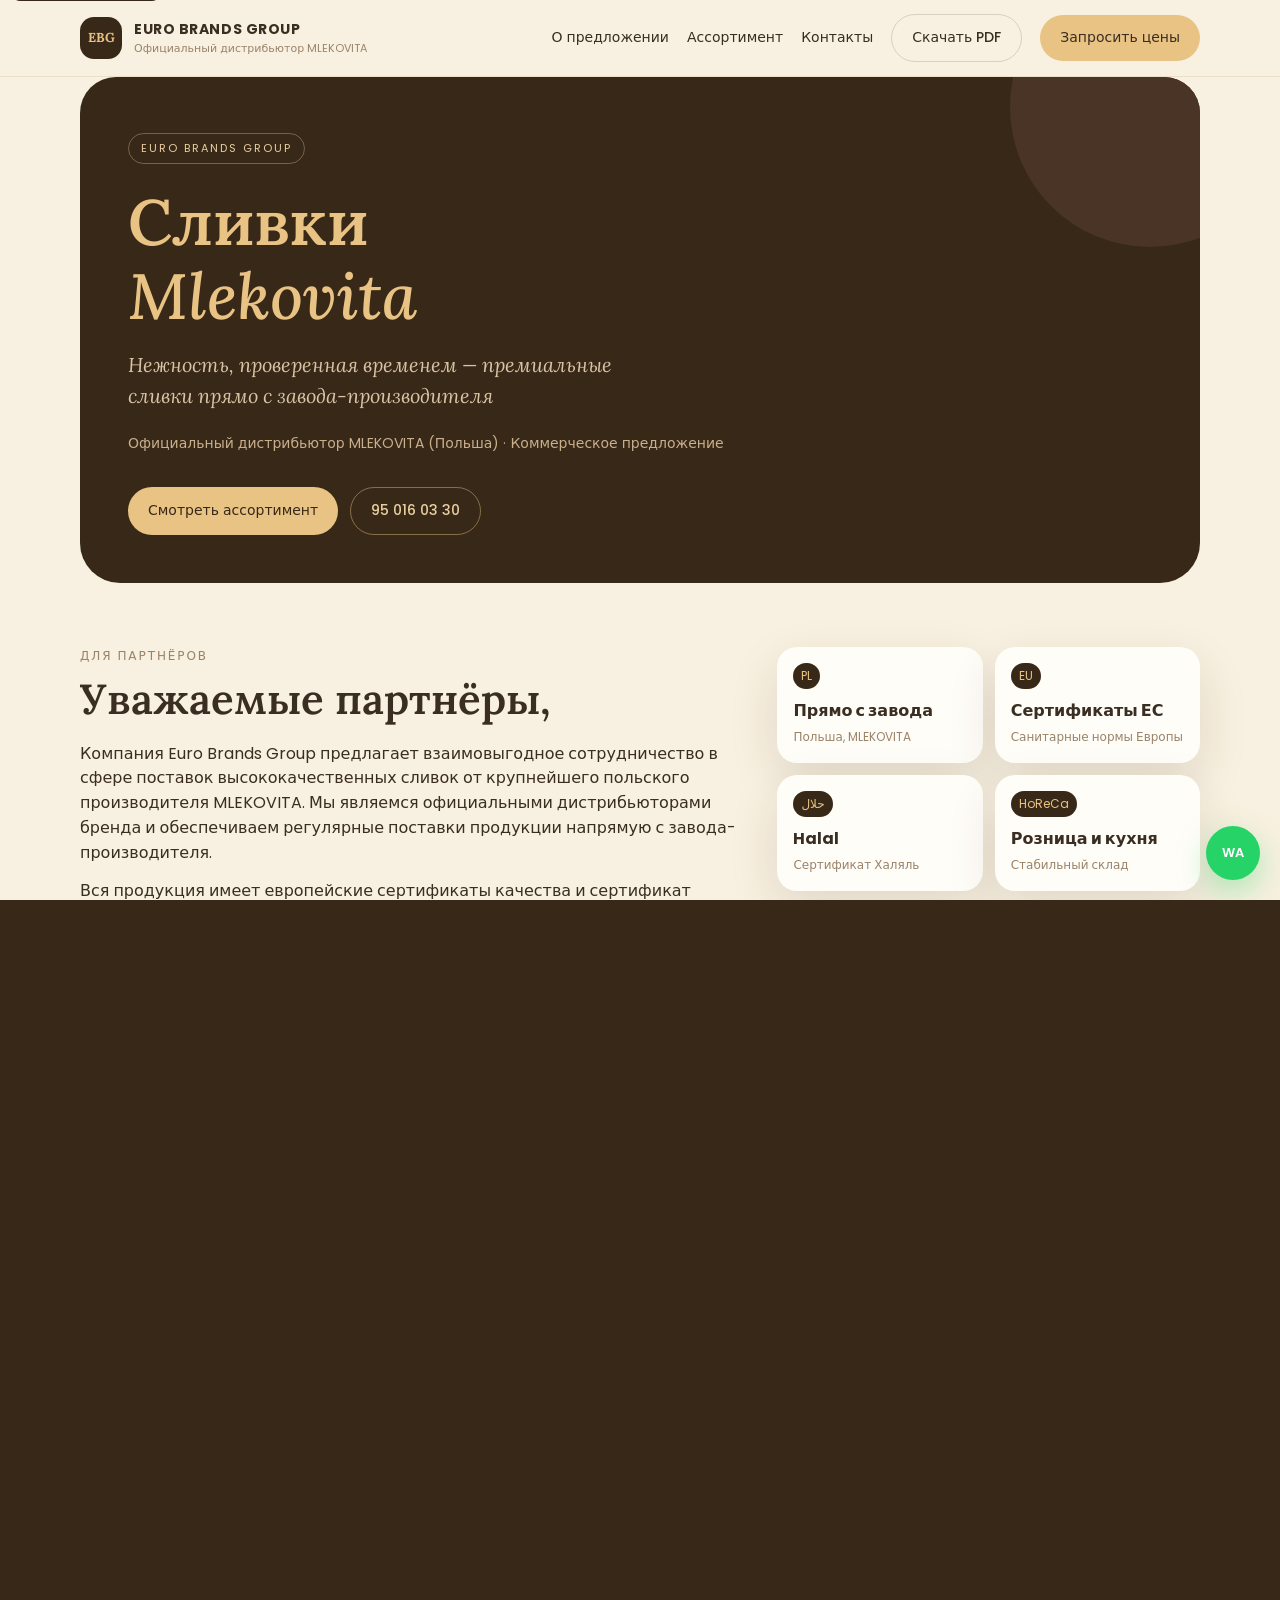
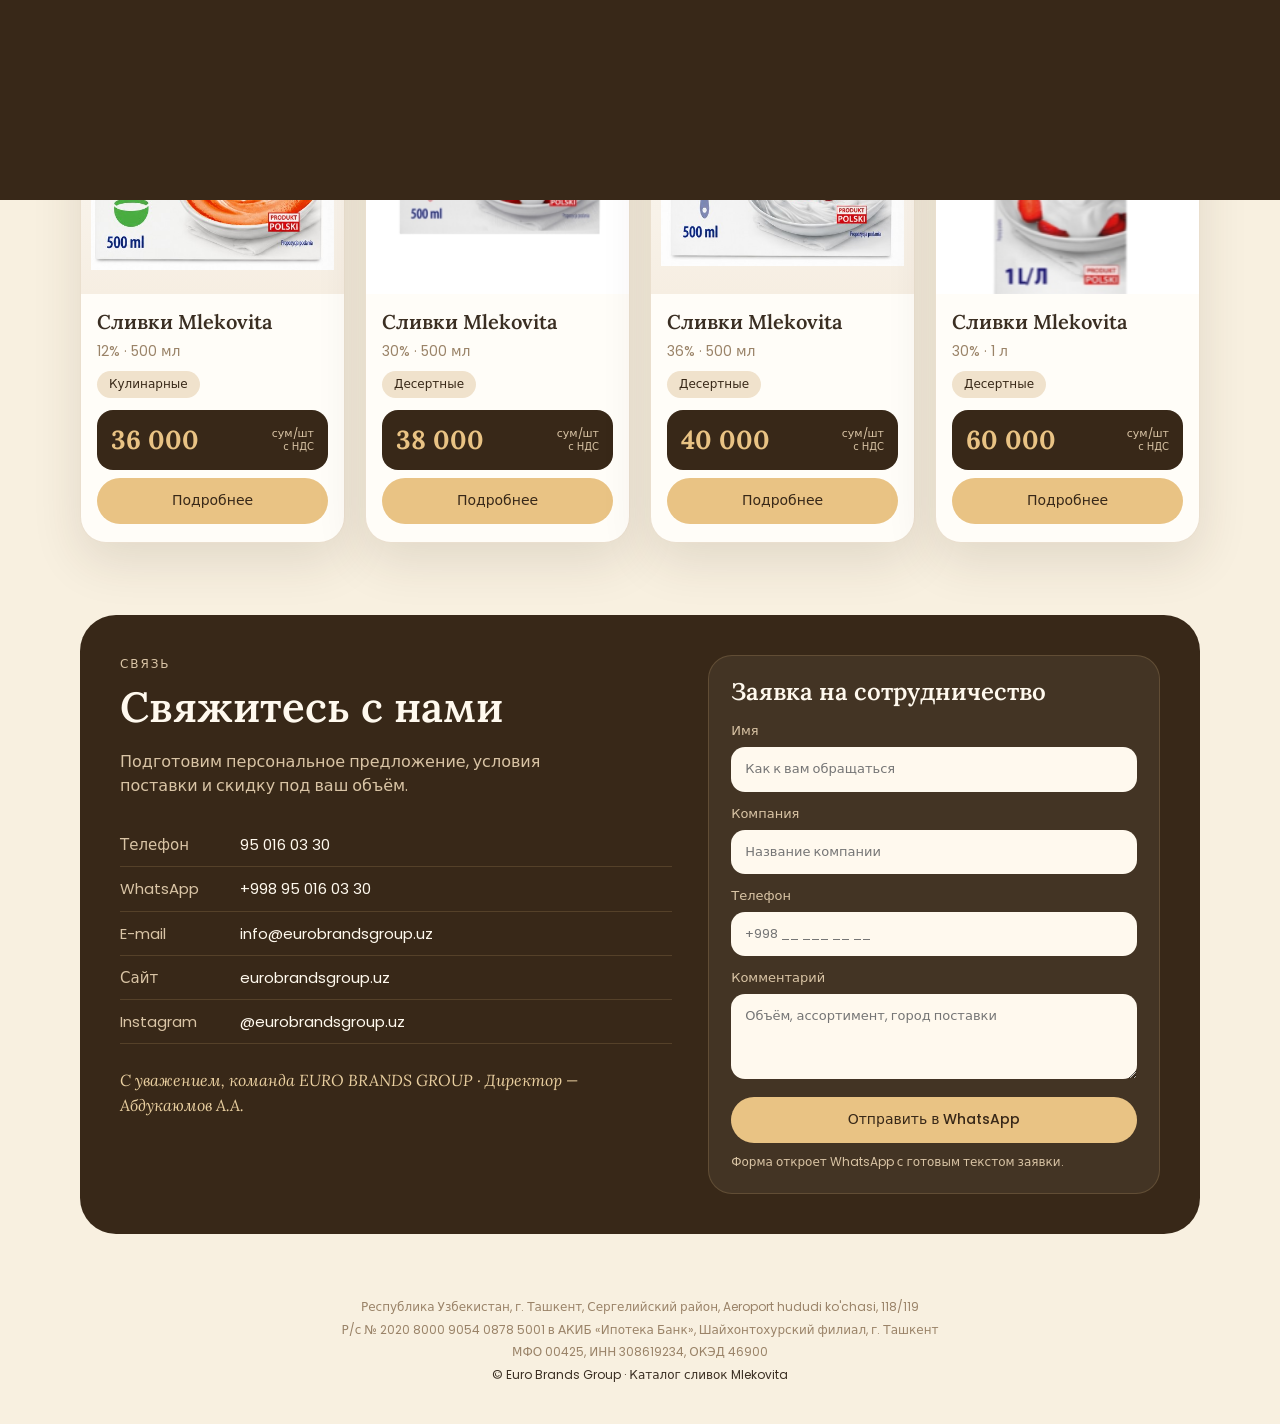
<file: index.html>
<!DOCTYPE html>
<html lang="ru">
  <head>
    <meta charset="UTF-8" />
    <meta name="viewport" content="width=device-width, initial-scale=1, viewport-fit=cover" />
    <meta name="apple-mobile-web-app-capable" content="yes" />
    <meta name="mobile-web-app-capable" content="yes" />
    <script>
      (function () {
        var ua = navigator.userAgent || "";
        var phone = /Android|iPhone|iPod|webOS|BlackBerry|IEMobile|Opera Mini/i.test(ua) && !/iPad/i.test(ua);
        var compact = window.matchMedia("(max-width: 820px)").matches && window.matchMedia("(pointer: coarse)").matches;
        if (phone || compact) document.documentElement.classList.add("is-phone");
      })();
    </script>
    <title>Каталог сливок Mlekovita — Euro Brands Group</title>
    <meta
      name="description"
      content="Официальный дистрибьютор MLEKOVITA в Узбекистане. Ультрапастеризованные сливки 12%, 30% и 36% напрямую с завода в Польше."
    />
    <meta name="theme-color" content="#382818" />
    <link rel="icon" href="./assets/favicon.svg" type="image/svg+xml" />
    <meta property="og:title" content="Каталог сливок Mlekovita — Euro Brands Group" />
    <meta property="og:image" content="./assets/og-cover.png" />
    <link rel="preconnect" href="https://fonts.googleapis.com" />
    <link rel="preconnect" href="https://fonts.gstatic.com" crossorigin />
    <link
      href="https://fonts.googleapis.com/css2?family=Lora:ital,wght@0,500;0,600;0,700;1,400;1,500&family=Poppins:ital,wght@0,400;0,500;0,600;1,400&display=swap"
      rel="stylesheet"
    />
    <link rel="stylesheet" href="./css/styles.css" />
  </head>
  <body>
    <a class="skip-link" href="#content">К содержанию</a>
    <div class="wipe" id="wipe" aria-hidden="true"></div>

    <header class="nav">
      <div class="nav__inner">
        <a class="brand" href="#top">
          <span class="brand__mark">EBG</span>
          <span class="brand__text">
            <strong>Euro Brands Group</strong>
            <small>Официальный дистрибьютор MLEKOVITA</small>
          </span>
        </a>
        <span class="phone-pill" hidden>Телефон</span>
        <button class="nav__toggle" type="button" aria-expanded="false" aria-controls="menu">
          <span class="sr-only">Меню</span>
          <span></span><span></span><span></span>
        </button>
        <nav id="menu" class="menu">
          <a href="#about">О предложении</a>
          <a href="#products">Ассортимент</a>
          <a href="#contact">Контакты</a>
          <a class="btn btn--ghost" href="./assets/catalog.pdf" download>Скачать PDF</a>
          <a class="btn btn--gold" href="#contact">Запросить цены</a>
        </nav>
      </div>
    </header>

    <main id="content">
      <section class="hero" id="top">
        <div class="hero__panel">
          <div class="hero__orb" aria-hidden="true"></div>
          <p class="eyebrow">Euro Brands Group</p>
          <h1>Сливки<br /><em>Mlekovita</em></h1>
          <p class="hero__lead">
            Нежность, проверенная временем — премиальные сливки прямо с завода-производителя
          </p>
          <p class="hero__meta">
            Официальный дистрибьютор MLEKOVITA (Польша) · Коммерческое предложение
          </p>
          <div class="hero__actions">
            <a class="btn btn--gold" href="#products">Смотреть ассортимент</a>
            <a class="btn btn--ghost" href="tel:+998950160330">95 016 03 30</a>
          </div>
        </div>
      </section>

      <section class="about" id="about">
        <div class="about__grid reveal">
          <div>
            <p class="kicker">Для партнёров</p>
            <h2>Уважаемые партнёры,</h2>
            <p>
              Компания Euro Brands Group предлагает взаимовыгодное сотрудничество в сфере поставок
              высококачественных сливок от крупнейшего польского производителя MLEKOVITA. Мы являемся
              официальными дистрибьюторами бренда и обеспечиваем регулярные поставки продукции напрямую
              с завода-производителя.
            </p>
            <p>
              Вся продукция имеет европейские сертификаты качества и сертификат Халяль (Halal), а также
              соответствует санитарным нормам ЕС и проходит строгий контроль на каждом этапе
              производства. Сливки Mlekovita востребованы как в розничных продажах, так и в сегменте
              HoReCa.
            </p>
          </div>
          <aside class="badges">
            <div class="badge"><span>PL</span><strong>Прямо с завода</strong><small>Польша, MLEKOVITA</small></div>
            <div class="badge"><span>EU</span><strong>Сертификаты ЕС</strong><small>Санитарные нормы Европы</small></div>
            <div class="badge"><span>حلال</span><strong>Halal</strong><small>Сертификат Халяль</small></div>
            <div class="badge"><span>HoReCa</span><strong>Розница и кухня</strong><small>Стабильный склад</small></div>
          </aside>
        </div>

        <ul class="benefits">
          <li class="reveal">
            <span class="check" aria-hidden="true">✓</span>
            <p>Гарантированное качество и подлинность продукции</p>
          </li>
          <li class="reveal">
            <span class="check" aria-hidden="true">✓</span>
            <p>Конкурентные цены от официального дистрибьютора</p>
          </li>
          <li class="reveal">
            <span class="check" aria-hidden="true">✓</span>
            <p>Гибкие условия сотрудничества и индивидуальные скидки</p>
          </li>
          <li class="reveal">
            <span class="check" aria-hidden="true">✓</span>
            <p>Стабильные поставки и постоянное наличие на складе</p>
          </li>
        </ul>

        <p class="about__note reveal">
          Будем рады обсудить индивидуальные условия работы и подготовить персональное предложение для
          вашей компании. Ниже — подробная информация об ассортименте сливок.
        </p>
      </section>

      <section class="catalog" id="products">
        <header class="catalog__head reveal">
          <h2>Сливки Mlekovita</h2>
          <p>Ультрапастеризованные · из отборного молочного сырья</p>
        </header>

        <div class="toolbar reveal" role="tablist" aria-label="Фильтр ассортимента">
          <button class="chip is-active" type="button" data-filter="all">Все</button>
          <button class="chip" type="button" data-filter="culinary">Кулинарные</button>
          <button class="chip" type="button" data-filter="dessert">Десертные</button>
        </div>

        <div class="products" id="catalog-grid"></div>
      </section>

      <section class="contact" id="contact">
        <div class="contact__panel reveal">
          <div>
            <p class="kicker kicker--light">Связь</p>
            <h2>Свяжитесь с нами</h2>
            <p class="contact__intro">
              Подготовим персональное предложение, условия поставки и скидку под ваш объём.
            </p>
            <ul class="contacts">
              <li><span>Телефон</span><a href="tel:+998950160330">95 016 03 30</a></li>
              <li><span>WhatsApp</span><a href="https://wa.me/998950160330" target="_blank" rel="noopener">+998 95 016 03 30</a></li>
              <li><span>E-mail</span><a href="mailto:info@eurobrandsgroup.uz">info@eurobrandsgroup.uz</a></li>
              <li><span>Сайт</span><a href="https://eurobrandsgroup.uz" target="_blank" rel="noopener">eurobrandsgroup.uz</a></li>
              <li><span>Instagram</span><a href="https://instagram.com/eurobrandsgroup.uz" target="_blank" rel="noopener">@eurobrandsgroup.uz</a></li>
            </ul>
            <p class="signoff">С уважением, команда EURO BRANDS GROUP · Директор — Абдукаюмов А.А.</p>
          </div>

          <form class="lead" id="lead-form">
            <h3>Заявка на сотрудничество</h3>
            <label>Имя<input name="name" type="text" autocomplete="name" required placeholder="Как к вам обращаться" /></label>
            <label>Компания<input name="company" type="text" autocomplete="organization" placeholder="Название компании" /></label>
            <label>Телефон<input name="phone" type="tel" autocomplete="tel" required placeholder="+998 __ ___ __ __" /></label>
            <label>Комментарий<textarea name="message" rows="3" placeholder="Объём, ассортимент, город поставки"></textarea></label>
            <button class="btn btn--gold btn--full" type="submit">Отправить в WhatsApp</button>
            <p class="lead__hint">Форма откроет WhatsApp с готовым текстом заявки.</p>
          </form>
        </div>
      </section>
    </main>

    <footer class="footer">
      <p>Республика Узбекистан, г. Ташкент, Сергелийский район, Aeroport hududi ko'chasi, 118/119</p>
      <p>Р/с № 2020 8000 9054 0878 5001 в АКИБ «Ипотека Банк», Шайхонтохурский филиал, г. Ташкент</p>
      <p>МФО 00425, ИНН 308619234, ОКЭД 46900</p>
      <p class="footer__copy">© Euro Brands Group · Каталог сливок Mlekovita</p>
    </footer>

    <a class="wa-float" href="https://wa.me/998950160330" target="_blank" rel="noopener" aria-label="Написать в WhatsApp">WA</a>

    <script src="./js/products.js"></script>
    <script src="./js/main.js"></script>
  </body>
</html>
</file>
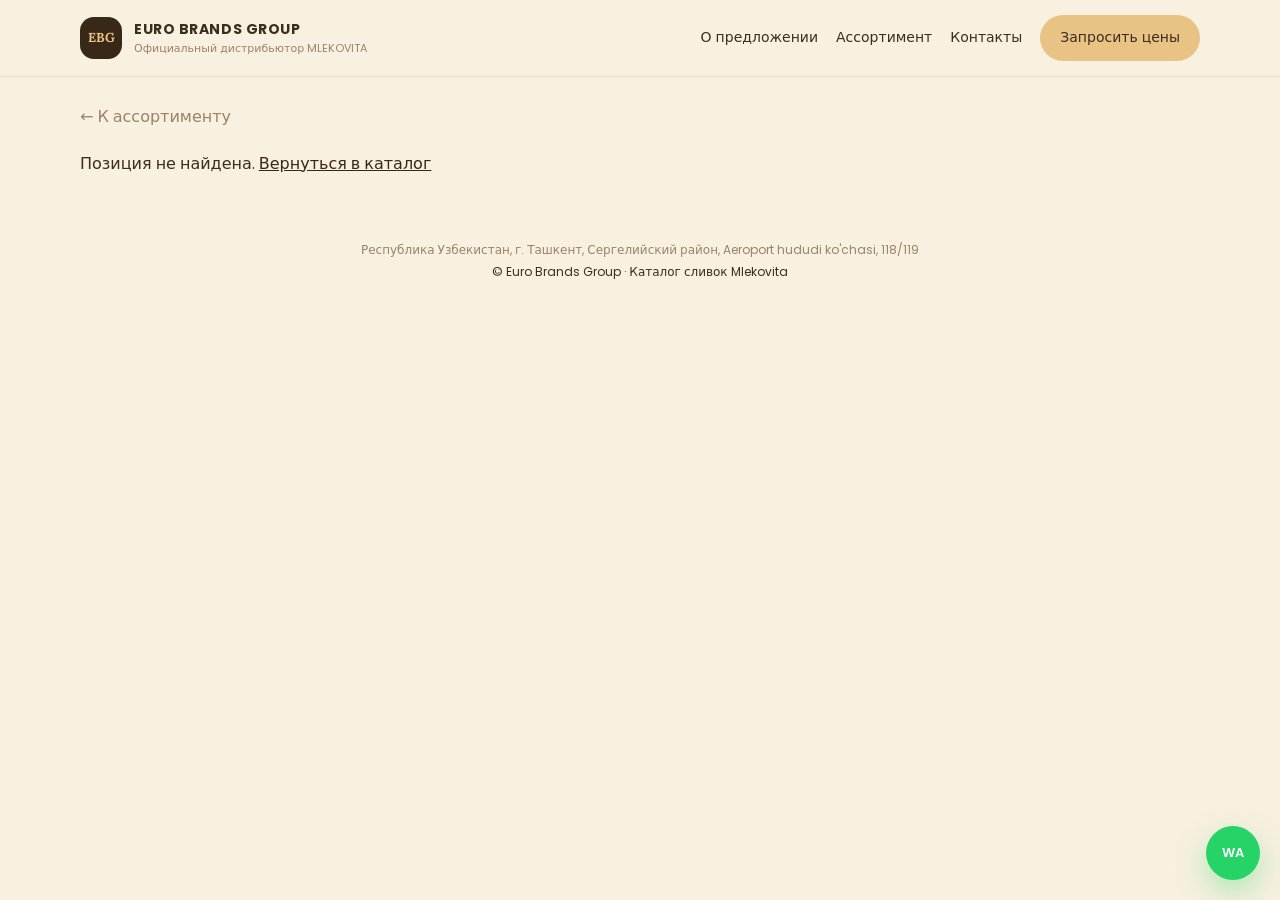
<file: product.html>
<!DOCTYPE html>
<html lang="ru">
  <head>
    <meta charset="UTF-8" />
    <meta name="viewport" content="width=device-width, initial-scale=1, viewport-fit=cover" />
    <meta name="apple-mobile-web-app-capable" content="yes" />
    <meta name="mobile-web-app-capable" content="yes" />
    <script>
      (function () {
        var ua = navigator.userAgent || "";
        var phone = /Android|iPhone|iPod|webOS|BlackBerry|IEMobile|Opera Mini/i.test(ua) && !/iPad/i.test(ua);
        var compact = window.matchMedia("(max-width: 820px)").matches && window.matchMedia("(pointer: coarse)").matches;
        if (phone || compact) document.documentElement.classList.add("is-phone");
      })();
    </script>
    <title>Сливки Mlekovita — Euro Brands Group</title>
    <meta name="theme-color" content="#382818" />
    <link rel="icon" href="./assets/favicon.svg" type="image/svg+xml" />
    <link rel="preconnect" href="https://fonts.googleapis.com" />
    <link rel="preconnect" href="https://fonts.gstatic.com" crossorigin />
    <link
      href="https://fonts.googleapis.com/css2?family=Lora:ital,wght@0,500;0,600;0,700;1,400;1,500&family=Poppins:ital,wght@0,400;0,500;0,600;1,400&display=swap"
      rel="stylesheet"
    />
    <link rel="stylesheet" href="./css/styles.css" />
  </head>
  <body class="page-product">
    <div class="wipe is-leave" id="wipe" aria-hidden="true"></div>

    <header class="nav">
      <div class="nav__inner">
        <a class="brand" href="./index.html">
          <span class="brand__mark">EBG</span>
          <span class="brand__text">
            <strong>Euro Brands Group</strong>
            <small>Официальный дистрибьютор MLEKOVITA</small>
          </span>
        </a>
        <span class="phone-pill" hidden>Телефон</span>
        <button class="nav__toggle" type="button" aria-expanded="false" aria-controls="menu">
          <span class="sr-only">Меню</span>
          <span></span><span></span><span></span>
        </button>
        <nav id="menu" class="menu">
          <a href="./index.html#about">О предложении</a>
          <a href="./index.html#products">Ассортимент</a>
          <a href="./index.html#contact">Контакты</a>
          <a class="btn btn--gold" href="./index.html#contact">Запросить цены</a>
        </nav>
      </div>
    </header>

    <main class="pdp" id="product-page">
      <a class="back" href="./index.html#products">← К ассортименту</a>
      <p class="pdp__empty" id="product-empty" hidden>Позиция не найдена. <a href="./index.html#products">Вернуться в каталог</a></p>
    </main>

    <footer class="footer">
      <p>Республика Узбекистан, г. Ташкент, Сергелийский район, Aeroport hududi ko'chasi, 118/119</p>
      <p class="footer__copy">© Euro Brands Group · Каталог сливок Mlekovita</p>
    </footer>

    <a class="wa-float" href="https://wa.me/998950160330" target="_blank" rel="noopener" aria-label="Написать в WhatsApp">WA</a>

    <script src="./js/products.js"></script>
    <script src="./js/main.js"></script>
  </body>
</html>
</file>
<file: css/styles.css>
:root {
  --cream: #f8f0e0;
  --cream-2: #f3e6cf;
  --paper: #fff9ee;
  --white: #fffdf8;
  --chocolate: #382818;
  --chocolate-2: #4a3426;
  --ink: #3a2e22;
  --gold: #e9c384;
  --gold-2: #e9cfa0;
  --gold-3: #d9c4a5;
  --line: #c9af8c;
  --muted: #9a8368;
  --green: #2f8a3a;
  --red: #c21f3a;
  --navy: #1c3d6e;
  --shadow: 0 18px 50px rgba(56, 40, 24, 0.12);
  --radius: 28px;
  --max: 1120px;
}

*,
*::before,
*::after {
  box-sizing: border-box;
}

html {
  scroll-behavior: smooth;
}

body {
  margin: 0;
  font-family: "Poppins", system-ui, sans-serif;
  color: var(--ink);
  background: var(--cream);
  line-height: 1.55;
  overflow-x: hidden;
}

img {
  max-width: 100%;
  display: block;
}

a {
  color: inherit;
}

h1,
h2,
h3 {
  font-family: "Lora", Georgia, serif;
  font-weight: 600;
  line-height: 1.15;
  margin: 0;
}

p,
ul {
  margin: 0;
}

button,
input,
textarea {
  font: inherit;
}

.sr-only {
  position: absolute;
  width: 1px;
  height: 1px;
  padding: 0;
  margin: -1px;
  overflow: hidden;
  clip: rect(0, 0, 0, 0);
  white-space: nowrap;
  border: 0;
}

.skip-link {
  position: absolute;
  left: 12px;
  top: -40px;
  z-index: 20;
  background: var(--chocolate);
  color: var(--gold);
  padding: 8px 12px;
  border-radius: 8px;
}

.skip-link:focus {
  top: 12px;
}

.nav {
  position: sticky;
  top: 0;
  z-index: 10;
  backdrop-filter: blur(16px);
  background: rgba(248, 240, 224, 0.86);
  border-bottom: 1px solid rgba(201, 175, 140, 0.28);
}

.nav__inner,
.about,
.catalog,
.contact,
.footer {
  width: min(var(--max), calc(100% - 32px));
  margin: 0 auto;
}

.nav__inner {
  position: relative;
  display: flex;
  align-items: center;
  justify-content: space-between;
  gap: 16px;
  min-height: 76px;
}

.brand {
  display: flex;
  align-items: center;
  gap: 12px;
  text-decoration: none;
}

.brand__mark {
  width: 42px;
  height: 42px;
  border-radius: 14px;
  display: grid;
  place-items: center;
  background: var(--chocolate);
  color: var(--gold);
  font-family: "Lora", serif;
  font-size: 13px;
  font-weight: 700;
}

.brand__text {
  display: flex;
  flex-direction: column;
}

.brand__text strong {
  font-size: 14px;
  letter-spacing: 0.04em;
  text-transform: uppercase;
}

.brand__text small {
  color: var(--muted);
  font-size: 11px;
}

.phone-pill {
  margin-left: auto;
  margin-right: 8px;
  border-radius: 999px;
  padding: 5px 10px;
  background: var(--chocolate);
  color: var(--gold);
  font-size: 11px;
  letter-spacing: 0.08em;
  text-transform: uppercase;
}

html.is-phone .phone-pill {
  display: inline-flex;
}

.menu {
  display: flex;
  align-items: center;
  gap: 18px;
}

.menu a {
  text-decoration: none;
  font-size: 14px;
  color: var(--ink);
}

.nav__toggle {
  display: none;
  width: 44px;
  height: 44px;
  border: 0;
  background: transparent;
  padding: 10px;
}

.nav__toggle span {
  display: block;
  height: 2px;
  margin: 6px 0;
  background: var(--chocolate);
}

.btn {
  display: inline-flex;
  align-items: center;
  justify-content: center;
  text-decoration: none;
  border: 0;
  cursor: pointer;
  border-radius: 999px;
  padding: 12px 20px;
  font-size: 14px;
  font-weight: 500;
  transition: transform 0.2s ease, background 0.2s ease;
}

.btn:hover {
  transform: translateY(-1px);
}

.btn--gold {
  background: var(--gold);
  color: var(--chocolate);
}

.btn--ghost {
  background: transparent;
  color: var(--gold-2);
  border: 1px solid rgba(233, 195, 132, 0.45);
}

.nav .btn--ghost {
  color: var(--ink);
  border-color: rgba(56, 40, 24, 0.16);
}

.btn--full {
  width: 100%;
}

.hero {
  width: min(var(--max), calc(100% - 32px));
  margin: 0 auto;
}

.hero__panel {
  position: relative;
  overflow: hidden;
  background: var(--chocolate);
  color: var(--paper);
  border-radius: 36px 36px 40px 40px;
  padding: 56px 48px 48px;
  min-height: 340px;
}

.hero__orb {
  position: absolute;
  right: -90px;
  top: -110px;
  width: 280px;
  height: 280px;
  border-radius: 50%;
  background: #4a3426;
  animation: float 8s ease-in-out infinite;
}

@keyframes float {
  0%,
  100% {
    transform: translate(0, 0);
  }
  50% {
    transform: translate(-18px, 16px);
  }
}

.eyebrow {
  display: inline-block;
  border: 1px solid rgba(233, 207, 160, 0.35);
  border-radius: 999px;
  padding: 6px 12px;
  letter-spacing: 0.18em;
  text-transform: uppercase;
  font-size: 11px;
  color: var(--gold-2);
  margin-bottom: 22px;
}

.hero h1 {
  font-size: clamp(36px, 6vw, 64px);
  color: var(--gold);
  font-style: normal;
}

.hero h1 em {
  font-style: italic;
  font-weight: 500;
}

.hero__lead {
  max-width: 520px;
  margin-top: 16px;
  font-family: "Lora", serif;
  font-style: italic;
  font-size: clamp(16px, 2vw, 20px);
  color: var(--gold-3);
}

.hero__meta {
  margin-top: 22px;
  color: var(--line);
  font-size: 14px;
}

.hero__actions {
  display: flex;
  flex-wrap: wrap;
  gap: 12px;
  margin-top: 32px;
}

.about {
  padding: 64px 0 24px;
}

.kicker {
  color: var(--muted);
  text-transform: uppercase;
  letter-spacing: 0.16em;
  font-size: 12px;
  margin-bottom: 10px;
}

.kicker--light {
  color: var(--gold-3);
}

.about h2,
.catalog h2,
.contact h2 {
  font-size: clamp(28px, 4vw, 42px);
  margin-bottom: 18px;
}

.about__grid {
  display: grid;
  grid-template-columns: 1.4fr 0.9fr;
  gap: 40px;
  align-items: start;
}

.about p + p {
  margin-top: 14px;
}

.badges {
  display: grid;
  grid-template-columns: 1fr 1fr;
  gap: 12px;
}

.badge {
  background: var(--white);
  border-radius: 20px;
  padding: 16px;
  box-shadow: var(--shadow);
}

.badge span {
  display: inline-block;
  font-size: 12px;
  color: var(--gold);
  background: var(--chocolate);
  border-radius: 999px;
  padding: 4px 8px;
  margin-bottom: 10px;
}

.badge strong,
.badge small {
  display: block;
}

.badge small {
  color: var(--muted);
  font-size: 12px;
  margin-top: 4px;
}

.benefits {
  list-style: none;
  padding: 36px 0 0;
  display: grid;
  grid-template-columns: 1fr 1fr;
  gap: 14px;
}

.benefits li {
  display: flex;
  gap: 14px;
  align-items: flex-start;
  background: var(--white);
  border-radius: 22px;
  padding: 18px 20px;
  box-shadow: 0 10px 30px rgba(56, 40, 24, 0.06);
}

.check {
  flex: 0 0 28px;
  width: 28px;
  height: 28px;
  border-radius: 50%;
  background: var(--chocolate-2);
  color: var(--paper);
  display: grid;
  place-items: center;
  font-size: 13px;
}

.about__note {
  margin-top: 28px;
  font-family: "Lora", serif;
  font-style: italic;
  color: var(--chocolate-2);
  max-width: 760px;
}

.catalog {
  padding: 24px 0 72px;
}

.catalog__head {
  background: var(--chocolate);
  color: var(--paper);
  border-radius: var(--radius);
  padding: 28px 32px;
  margin-bottom: 22px;
}

.catalog__head p {
  color: var(--gold-3);
}

.toolbar {
  display: flex;
  flex-wrap: wrap;
  gap: 10px;
  margin: 0 0 22px;
}

.chip {
  border: 1px solid rgba(56, 40, 24, 0.14);
  background: var(--white);
  color: var(--ink);
  border-radius: 999px;
  padding: 8px 16px;
  cursor: pointer;
}

.chip.is-active {
  background: var(--chocolate);
  color: var(--gold);
  border-color: var(--chocolate);
}

.products {
  display: grid;
  grid-template-columns: repeat(4, minmax(0, 1fr));
  gap: 20px;
}

.card {
  position: relative;
  display: flex;
  flex-direction: column;
  background: var(--white);
  border-radius: 26px;
  overflow: hidden;
  border: 1px solid rgba(201, 175, 140, 0.38);
  box-shadow: var(--shadow);
  transition: transform 0.25s ease, box-shadow 0.25s ease;
}

.card:hover {
  transform: translateY(-6px);
  box-shadow: 0 22px 40px rgba(56, 40, 24, 0.14);
}

.card[data-tone="green"] {
  border-top: 6px solid var(--green);
}

.card[data-tone="red"] {
  border-top: 6px solid var(--red);
}

.card[data-tone="navy"] {
  border-top: 6px solid var(--navy);
}

.card__media {
  display: block;
  aspect-ratio: 3 / 4;
  background: linear-gradient(180deg, #fff 0%, #f6eee2 100%);
  overflow: hidden;
}

.card__media img {
  width: 100%;
  height: 100%;
  object-fit: contain;
  padding: 10px;
  transform: scale(var(--zoom, 1));
  transform-origin: center center;
  transition: transform 0.5s cubic-bezier(0.22, 1, 0.36, 1);
}

.card:hover .card__media img {
  transform: scale(calc(var(--zoom, 1) * 1.05));
}

.card__body {
  padding: 16px 16px 18px;
  display: flex;
  flex-direction: column;
  gap: 8px;
  flex: 1;
}

.card__body .btn {
  margin-top: auto;
}

.card .btn__short {
  display: none;
}

.price small {
  display: block;
  font-size: 10px;
  color: var(--gold-3);
}

.card h3 {
  font-size: 20px;
}

.card__meta {
  color: var(--muted);
  font-size: 14px;
}

.tag {
  display: inline-flex;
  align-self: flex-start;
  background: #f0e2cc;
  color: var(--chocolate);
  border-radius: 999px;
  padding: 4px 12px;
  font-size: 12px;
}

.price {
  margin-top: 4px;
  background: var(--chocolate);
  color: var(--paper);
  display: flex;
  justify-content: space-between;
  align-items: center;
  padding: 10px 14px;
  border-radius: 16px;
}

.price strong {
  font-family: "Lora", serif;
  font-size: 26px;
  font-weight: 700;
  color: var(--gold);
}

.price span {
  text-align: right;
  font-size: 11px;
  color: var(--gold-3);
  line-height: 1.3;
}

.price--pdp {
  max-width: 280px;
  margin: 18px 0;
}

.fav {
  position: absolute;
  top: 14px;
  right: 14px;
  z-index: 2;
  width: 38px;
  height: 38px;
  border: 0;
  border-radius: 50%;
  background: rgba(255, 249, 238, 0.9);
  color: var(--muted);
  cursor: pointer;
}

.fav.is-on,
.fav-btn.is-on {
  color: var(--red);
}

.contact {
  padding-bottom: 56px;
}

.contact__panel {
  background: var(--chocolate);
  color: var(--paper);
  border-radius: 36px;
  padding: 40px;
  display: grid;
  grid-template-columns: 1.1fr 0.9fr;
  gap: 36px;
}

.contact__intro {
  color: var(--gold-3);
  max-width: 460px;
}

.contacts {
  list-style: none;
  padding: 24px 0;
}

.contacts li {
  display: grid;
  grid-template-columns: 110px 1fr;
  gap: 10px;
  padding: 10px 0;
  border-bottom: 1px solid rgba(233, 195, 132, 0.16);
  font-size: 15px;
}

.contacts span {
  color: var(--gold-3);
}

.contacts a {
  color: var(--paper);
  text-decoration: none;
}

.signoff {
  font-family: "Lora", serif;
  font-style: italic;
  color: var(--gold-2);
}

.lead {
  background: rgba(255, 249, 238, 0.06);
  border: 1px solid rgba(233, 195, 132, 0.18);
  border-radius: 24px;
  padding: 22px;
}

.lead h3 {
  margin-bottom: 16px;
  font-size: 24px;
}

.lead label {
  display: block;
  font-size: 13px;
  color: var(--gold-3);
  margin-bottom: 12px;
}

.lead input,
.lead textarea {
  width: 100%;
  margin-top: 6px;
  border: 0;
  border-radius: 14px;
  padding: 12px 14px;
  background: var(--paper);
  color: var(--ink);
  outline: none;
}

.lead textarea {
  resize: vertical;
}

.lead__hint {
  margin-top: 10px;
  font-size: 12px;
  color: var(--gold-3);
}

.footer {
  padding: 8px 0 40px;
  color: var(--muted);
  font-size: 12px;
  text-align: center;
}

.footer p + p {
  margin-top: 4px;
}

.footer__copy {
  margin-top: 14px;
  color: var(--ink);
}

.wipe {
  position: fixed;
  inset: 0;
  z-index: 30;
  background: var(--chocolate);
  transform: translateY(100%);
  pointer-events: none;
}

.wipe.is-in {
  animation: wipe-in 0.42s cubic-bezier(0.76, 0, 0.24, 1) forwards;
}

.wipe.is-leave {
  animation: wipe-out 0.5s cubic-bezier(0.76, 0, 0.24, 1) forwards;
}

@keyframes wipe-in {
  to {
    transform: translateY(0);
  }
}

@keyframes wipe-out {
  from {
    transform: translateY(0);
  }
  to {
    transform: translateY(-100%);
  }
}

.reveal {
  opacity: 0;
  transform: translateY(28px);
  animation: none;
}

.reveal.is-in {
  animation: rise 0.7s cubic-bezier(0.22, 1, 0.36, 1) forwards;
  animation-delay: var(--d, 0ms);
}

@keyframes rise {
  to {
    opacity: 1;
    transform: none;
  }
}

.wa-float {
  position: fixed;
  right: 20px;
  bottom: 20px;
  z-index: 12;
  width: 54px;
  height: 54px;
  border-radius: 50%;
  display: grid;
  place-items: center;
  background: #25d366;
  color: #fff;
  text-decoration: none;
  font-size: 13px;
  font-weight: 600;
  box-shadow: 0 12px 30px rgba(37, 211, 102, 0.35);
}

.pdp,
.related {
  width: min(var(--max), calc(100% - 32px));
  margin: 0 auto;
}

.pdp {
  padding: 28px 0 56px;
}

.back {
  display: inline-block;
  margin-bottom: 22px;
  text-decoration: none;
  color: var(--muted);
}

.pdp__grid {
  display: grid;
  grid-template-columns: 0.9fr 1.1fr;
  gap: 36px;
  align-items: start;
}

.shot-lg {
  position: relative;
  overflow: hidden;
  margin: 0;
  aspect-ratio: 3 / 4;
  border-radius: 32px;
  background: var(--white);
  box-shadow: var(--shadow);
}

.shot-lg img {
  width: 100%;
  height: 100%;
  object-fit: contain;
  padding: 18px;
  transform: scale(var(--zoom, 1));
  transform-origin: center center;
}

.pdp__info h1 {
  font-size: clamp(36px, 5vw, 56px);
  margin: 10px 0 8px;
}

.pdp__spec {
  color: var(--muted);
  font-size: 18px;
}

.pdp__lead {
  margin-top: 16px;
  max-width: 520px;
}

.pdp__list {
  padding-left: 18px;
  margin: 8px 0 22px;
}

.pdp__list li + li {
  margin-top: 10px;
}

.pdp__actions {
  display: flex;
  flex-wrap: wrap;
  gap: 10px;
}

.related {
  padding-bottom: 64px;
}

.related h2 {
  margin-bottom: 16px;
}

.related__row {
  display: grid;
  grid-template-columns: repeat(3, 1fr);
  gap: 14px;
}

.mini {
  display: grid;
  gap: 8px;
  text-decoration: none;
  background: var(--white);
  border-radius: 20px;
  padding: 12px;
  box-shadow: var(--shadow);
}

.mini img {
  width: 100%;
  height: 140px;
  object-fit: contain;
}

.pdp__empty a {
  color: var(--chocolate);
}

@media (max-width: 900px) {
  .nav__toggle {
    display: block;
  }

  .menu {
    display: none;
    position: absolute;
    top: calc(100% + 8px);
    left: 0;
    right: 0;
    background: var(--white);
    border-radius: 20px;
    padding: 16px;
    flex-direction: column;
    align-items: stretch;
    box-shadow: var(--shadow);
  }

  .menu a {
    padding: 10px 8px;
  }

  .menu.is-open {
    display: flex;
  }

  .about__grid,
  .benefits,
  .contact__panel,
  .pdp__grid,
  .related__row {
    grid-template-columns: 1fr;
  }

  .products {
    grid-template-columns: 1fr 1fr;
  }

  .hero__panel,
  .contact__panel,
  .catalog__head {
    padding: 28px 22px;
  }
}

html.is-phone .wa-float,
html.is-phone .wipe {
  display: none;
}

html.is-phone body {
  padding-bottom: calc(88px + env(safe-area-inset-bottom));
}

html.is-phone .hero__actions .btn,
html.is-phone .pdp__actions .btn {
  min-height: 48px;
}

@media (max-width: 700px) {
  .products {
    grid-template-columns: 1fr 1fr;
    gap: 8px;
    max-width: none;
  }

  .card {
    border-radius: 16px;
  }

  .card[data-tone="green"],
  .card[data-tone="red"],
  .card[data-tone="navy"] {
    border-top-width: 4px;
  }

  .card__media {
    aspect-ratio: 1 / 1;
  }

  .card__media img {
    padding: 6px;
  }

  .card__body {
    padding: 8px;
    gap: 4px;
  }

  .card h3 {
    font-size: 13px;
  }

  .card__name {
    display: none;
  }

  .card__meta,
  .tag {
    font-size: 10px;
  }

  .tag {
    padding: 2px 7px;
  }

  .price {
    padding: 6px 8px;
    border-radius: 10px;
  }

  .price strong {
    font-size: 15px;
  }

  .price span,
  .price small {
    font-size: 9px;
  }

  .price small {
    display: none;
  }

  .card .btn {
    padding: 8px 6px;
    font-size: 12px;
    min-height: 36px;
  }

  .card .btn__full {
    display: none;
  }

  .card .btn__short {
    display: inline;
  }

  .catalog {
    padding: 16px 0 40px;
  }

  .catalog__head {
    padding: 16px 14px;
    margin-bottom: 12px;
  }

  .catalog__head h2 {
    font-size: 22px;
    margin-bottom: 6px;
  }

  .toolbar {
    gap: 6px;
    margin-bottom: 12px;
  }

  .chip {
    padding: 6px 10px;
    font-size: 12px;
  }

  .hero h1 {
    font-size: 32px;
  }

  .hero__lead,
  .hero__meta {
    font-size: 13px;
  }

  .hero__panel {
    padding: 22px 16px;
    min-height: 0;
  }

  .fav {
    width: 28px;
    height: 28px;
    top: 8px;
    right: 8px;
    font-size: 12px;
  }
}

html.is-phone .products {
  grid-template-columns: 1fr 1fr;
  gap: 8px;
  max-width: none;
}

.phone-dock {
  display: none;
}

html.is-phone .phone-dock {
  display: grid;
  grid-template-columns: 1fr 1fr 1.2fr;
  position: fixed;
  left: 12px;
  right: 12px;
  bottom: calc(10px + env(safe-area-inset-bottom));
  z-index: 20;
  gap: 8px;
  padding: 8px;
  border-radius: 22px;
  background: rgba(56, 40, 24, 0.94);
  box-shadow: 0 16px 40px rgba(56, 40, 24, 0.28);
}

.phone-dock a {
  display: grid;
  place-items: center;
  min-height: 44px;
  border-radius: 16px;
  color: var(--paper);
  text-decoration: none;
  font-size: 13px;
}

.phone-dock__wa {
  background: #25d366;
  color: #fff !important;
  font-weight: 600;
}

.phone-toast {
  position: fixed;
  left: 12px;
  right: 12px;
  bottom: calc(86px + env(safe-area-inset-bottom));
  z-index: 21;
  background: var(--white);
  color: var(--ink);
  border-radius: 20px;
  padding: 16px;
  box-shadow: var(--shadow);
  animation: rise 0.45s ease both;
}

.phone-toast p {
  font-size: 14px;
  margin-bottom: 12px;
}

.phone-toast__ok {
  width: 100%;
  border: 0;
  border-radius: 999px;
  padding: 12px;
  background: var(--chocolate);
  color: var(--gold);
}

.phone-toast.is-out {
  opacity: 0;
  transform: translateY(12px);
  transition: 0.25s ease;
}

@media (prefers-reduced-motion: reduce) {
  html {
    scroll-behavior: auto;
  }

  .btn:hover,
  .card,
  .hero__orb,
  .reveal {
    transform: none !important;
    animation: none !important;
    opacity: 1 !important;
  }

  .wipe {
    display: none !important;
  }
}
</file>
